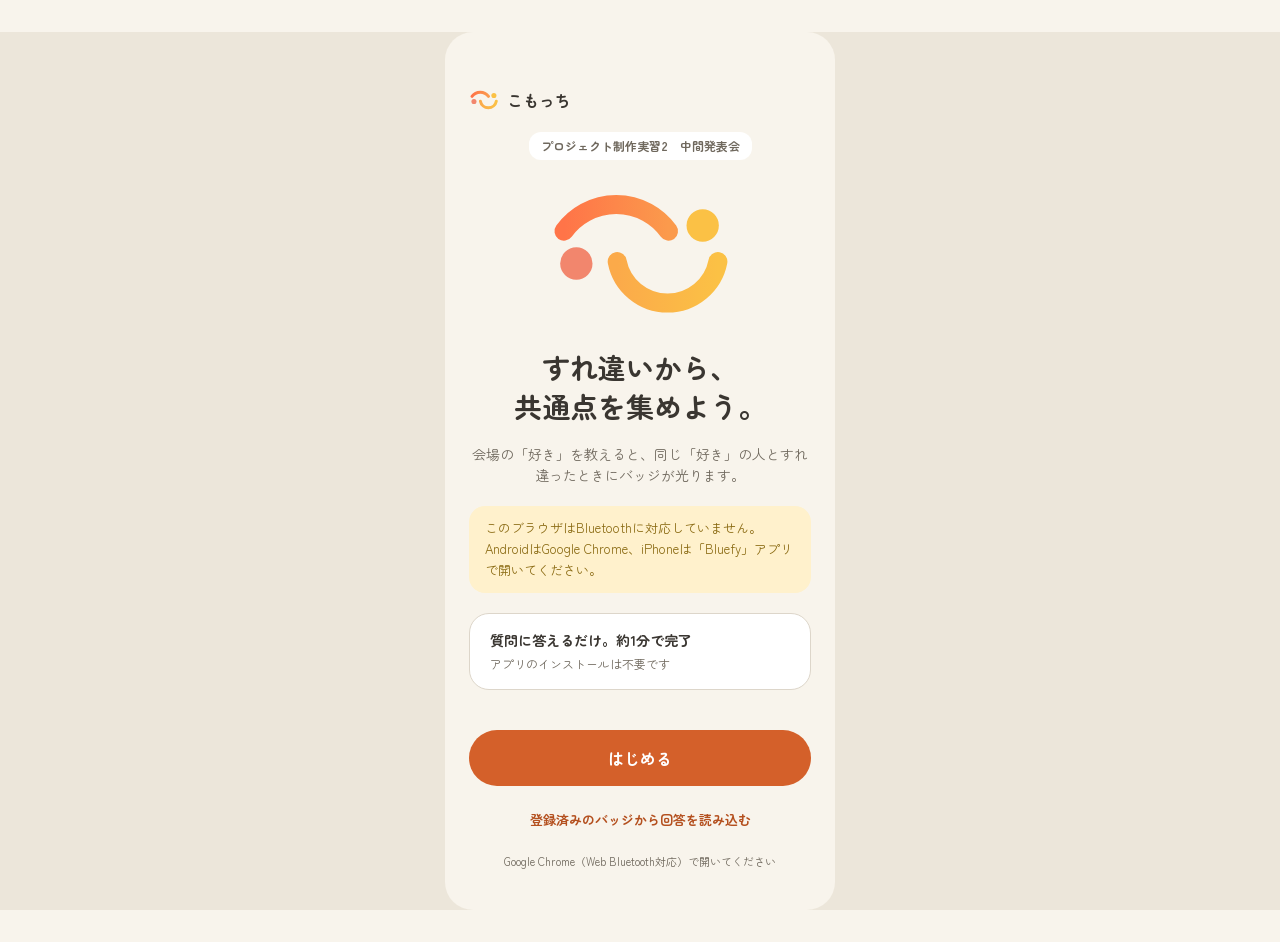
<file: index.html>
<!doctype html>
<html lang="ja">
<head>
<meta charset="utf-8">
<meta name="viewport" content="width=device-width, initial-scale=1, viewport-fit=cover">
<meta name="theme-color" content="#f8f4ec">
<title>こもっち</title>
<link rel="manifest" href="manifest.json">
<link rel="icon" href="icon.svg" type="image/svg+xml">
<link rel="preconnect" href="https://fonts.googleapis.com">
<link rel="preconnect" href="https://fonts.gstatic.com" crossorigin>
<link href="https://fonts.googleapis.com/css2?family=Zen+Maru+Gothic:wght@400;700&display=swap" rel="stylesheet">
<link rel="stylesheet" href="theme.css">
<style>
  /* 画面: Figmaの 390×844 フレーム（上56 / 左右24 / 下40、要素間20） */
  .screen {
    min-height: 100dvh; max-width: 430px; margin: 0 auto;
    display: flex; flex-direction: column; gap: 20px;
    padding: max(56px, env(safe-area-inset-top)) 24px max(40px, env(safe-area-inset-bottom));
  }
  @media (min-width: 600px) {
    body { background: #ece6da; }
    .screen { min-height: 844px; max-width: 390px; margin: 32px auto; border-radius: 28px; background: var(--bg); }
  }
  .spacer { flex: 1 0 0; }
  .header { display: flex; align-items: center; justify-content: space-between; }
  .tag.white { background: var(--surface); color: var(--sub); align-self: center; }
  .tag.warn { background: var(--warn-bg); color: var(--warn-text); }

  .progress { display: flex; gap: 6px; }
  .progress span { flex: 1; height: 6px; border-radius: 3px; background: var(--track); }
  .progress span.on { background: var(--accent-grad); }

  .qtag { display: flex; align-items: center; justify-content: space-between; }
  .qnum { font-weight: 700; font-size: 13px; line-height: 1.5; color: var(--sub); }

  h1 { font-weight: 700; font-size: 26px; line-height: 1.4; }
  h1.s24 { font-size: 24px; }
  h1.s28 { font-size: 28px; text-align: center; }
  .lead { font-size: 14px; line-height: 1.5; color: var(--sub); }
  .lead.center { text-align: center; }
  .note { font-size: 12px; line-height: 1.5; color: var(--sub); }
  .note.right { text-align: right; }
  .note.center { text-align: center; }
  .fine { font-size: 11px; line-height: 1.5; color: var(--sub); text-align: center; }
  .label { font-weight: 700; font-size: 13px; line-height: 1.5; color: var(--sub); }

  .hero { flex: 1 0 0; display: flex; flex-direction: column; align-items: center; justify-content: center; gap: 18px; }
  .hero-logo { width: 190px; height: 152px; }
  .hero-badge { width: 176px; height: 176px; overflow: visible; }

  .info { display: flex; flex-direction: column; gap: 4px; }
  .info strong { font-size: 14px; line-height: 1.5; }
  .summary { display: flex; flex-direction: column; gap: 10px; }
  .summary .row { display: flex; justify-content: space-between; align-items: center; gap: 12px; }
  .summary .k { font-size: 13px; color: var(--sub); line-height: 1.5; }
  .summary .v { font-size: 14px; font-weight: 700; line-height: 1.5; text-align: right; }

  .input {
    display: block; width: 100%; background: var(--surface);
    border: 2px solid var(--border); border-radius: 16px; padding: 16px;
    font-weight: 700; font-size: 18px; line-height: 1.5; outline: none; caret-color: var(--primary);
  }
  .input:focus { border-color: var(--primary); }

  .chips { display: flex; flex-wrap: wrap; gap: 10px; }
  .chip {
    background: var(--surface); border: 1px solid var(--border); border-radius: 20px;
    padding: 10px 16px; font-size: 14px; line-height: 1.5; cursor: pointer; white-space: nowrap;
  }
  .chip.on { background: var(--primary); border-color: var(--primary); color: #fff; font-weight: 700; }
  .chip:disabled:not(.on) { opacity: .45; cursor: default; }

  .options { display: flex; flex-direction: column; gap: 12px; }
  .option {
    display: flex; align-items: center; gap: 12px; width: 100%; text-align: left;
    background: var(--surface); border: 1px solid var(--border); border-radius: 16px;
    padding: 14px 16px; font-size: 15px; line-height: 1.5; cursor: pointer;
  }
  .option .radio { flex: none; width: 22px; height: 22px; border-radius: 11px; border: 2px solid var(--radio); background: var(--surface); position: relative; }
  .option.on { background: var(--primary-tint); border: 2px solid var(--primary); padding: 13px 15px; font-weight: 700; }
  .option.on .radio { border: 0; background: var(--primary); }
  .option.on .radio::after { content: ""; position: absolute; inset: 7px; border-radius: 50%; background: #fff; }

  .visual { flex: 1 0 0; display: flex; align-items: center; justify-content: center; min-height: 240px; }
  .bt { width: 260px; height: 260px; max-width: 100%; position: relative; }
  .bt .rings { position: absolute; inset: 0; }
  .bt .ring { transform-origin: 130px 130px; }
  .bt .dev { position: absolute; left: 60px; top: 60px; width: 140px; height: 140px; }
  .busy .bt .ring { animation: pulse 1.6s ease-out infinite; }
  .busy .bt .ring.r2 { animation-delay: .5s; }
  @keyframes pulse { 0% { transform: scale(.85); opacity: 1; } 100% { transform: scale(1.06); opacity: .25; } }

  .steps { display: flex; flex-direction: column; gap: 12px; }
  .step { display: flex; align-items: center; gap: 12px; font-size: 14px; line-height: 1.5; }
  .step .n {
    flex: none; width: 24px; height: 24px; border-radius: 12px; background: var(--primary-soft); color: var(--primary-text);
    display: flex; align-items: center; justify-content: center; font-weight: 700; font-size: 12px;
  }
  .status { font-size: 13px; line-height: 1.5; text-align: center; color: var(--sub); min-height: 20px; }
  .status.err { color: var(--error); font-weight: 700; }
  @media (prefers-reduced-motion: reduce) { .busy .bt .ring { animation: none; } }
</style>
</head>
<body>
<main id="app" class="screen" aria-live="polite"></main>

<script src="komocchi.js"></script>
<script>
const app = document.getElementById('app');
const STORE = 'komocchi.v1';
const esc = K.esc;

let data = null, slots = [], configError = '';
let state = { nick: '', answers: {}, ver: 0 };
let screen = 'welcome';

function load() { try { const s = JSON.parse(localStorage.getItem(STORE)); if (s) state = s; } catch (e) {} }
function save() { try { localStorage.setItem(STORE, JSON.stringify(state)); } catch (e) {} }

// ---------- 共通パーツ ----------
const header = () => `<div class="header"><p class="brand">${K.logoSVG()}${esc(data.brand)}</p></div>`;
function progress(step) {
  const total = data.questions.length;
  return `<div class="progress" aria-label="${step} / ${total}">${Array.from({ length: total }, (_, i) => `<span class="${i < step ? 'on' : ''}"></span>`).join('')}</div>`;
}
function go(next) { screen = next; render(); window.scrollTo(0, 0); }
function setStatus(text, err) {
  const el = document.getElementById('status');
  if (el) { el.textContent = text; el.className = 'status' + (err ? ' err' : ''); }
}
const isAnswered = q => { const a = state.answers[q.id]; return Array.isArray(a) ? a.length > 0 : typeof a === 'number'; };

// ---------- 画面 ----------
const screens = {
  welcome() {
    let alert = '';
    if (configError) alert = `<div class="alert err">設定エラー: ${esc(configError)}</div>`;
    else if (!K.hasBluetooth()) alert = `<div class="alert">このブラウザはBluetoothに対応していません。AndroidはGoogle Chrome、iPhoneは「Bluefy」アプリで開いてください。</div>`;
    return `${header()}
      <div class="hero">
        <span class="tag white">${esc(data.event)}</span>
        ${K.logoSVG('hero-logo', data.brand)}
        <h1 class="s28">すれ違いから、<br>共通点を集めよう。</h1>
        <p class="lead center">会場の「好き」を教えると、同じ「好き」の人とすれ違ったときにバッジが光ります。</p>
      </div>
      ${alert}
      <div class="card info"><strong>質問に答えるだけ。約1分で完了</strong><p class="note">アプリのインストールは不要です</p></div>
      <p class="status" id="status" style="min-height:0"></p>
      <button class="btn" data-act="start" ${configError ? 'disabled' : ''}>はじめる</button>
      <button class="link" data-act="restore" ${configError ? 'disabled' : ''}>登録済みのバッジから回答を読み込む</button>
      <p class="fine">Google Chrome（Web Bluetooth対応）で開いてください</p>`;
  },

  q(idx) {
    const q = data.questions[idx];
    const ans = state.answers[q.id];
    const n = data.questions.length;
    let body, foot = '';
    if (q.type === 'multi') {
      const sel = Array.isArray(ans) ? ans : [];
      const max = q.max || q.choices.length;
      body = `<div class="chips" role="group">${q.choices.map((c, i) => {
        const on = sel.includes(i);
        return `<button class="chip ${on ? 'on' : ''}" data-act="pick" data-i="${i}" aria-pressed="${on}" ${!on && sel.length >= max ? 'disabled' : ''}>${esc(c.label)}</button>`;
      }).join('')}</div>`;
      foot = `<p class="note right">${sel.length} / ${max} 選択中</p>`;
    } else {
      body = `<div class="options" role="radiogroup">${q.choices.map((c, i) => {
        const on = ans === i;
        return `<button class="option ${on ? 'on' : ''}" role="radio" aria-checked="${on}" data-act="pick" data-i="${i}"><span class="radio"></span>${esc(c.label)}</button>`;
      }).join('')}</div>`;
    }
    return `${header()}${progress(idx + 1)}
      <div class="qtag"><span class="qnum">Q${idx + 1} / ${n}</span></div>
      <h1>${q.title.map(esc).join('<br>')}</h1>
      <p class="lead">${esc(q.hint)}</p>
      ${body}${foot}
      <div class="spacer"></div>
      <button class="btn" data-act="next" ${isAnswered(q) ? '' : 'disabled'}>次へ</button>
      <button class="link" data-act="skip">スキップ</button>`;
  },

  connect() {
    return `${header()}
      <h1 class="s24">バッジに送信しましょう</h1>
      <p class="lead">バッジの電源を入れて、スマホの近くに置いてください。</p>
      <div class="visual"><div class="bt">
        <svg class="rings" viewBox="0 0 260 260" aria-hidden="true">
          <circle class="ring r1" cx="130" cy="130" r="128" fill="none" stroke="#ecd9c8" stroke-width="2"/>
          <circle class="ring r2" cx="130" cy="130" r="101" fill="none" stroke="#f5b48c" stroke-width="2"/>
        </svg>
        ${K.badgeSVG(data.ring, null, 'dev')}
      </div></div>
      <div class="card steps">
        <div class="step"><span class="n">1</span>バッジの電源を入れる</div>
        <div class="step"><span class="n">2</span>下のボタンを押す</div>
        <div class="step"><span class="n">3</span>表示されたダイアログで「${esc(data.device.label)}」を選ぶ</div>
      </div>
      <p class="status" id="status"></p>
      <button class="btn" data-act="send" ${K.hasBluetooth() ? '' : 'disabled'}>バッジとペアリング</button>
      <button class="link" data-act="back">回答を見直す</button>`;
  },

  done() {
    const multi = data.questions.find(q => q.type === 'multi' && q.summary);
    const answered = data.questions.filter(isAnswered).length;
    const total = data.questions.length;
    const rows = [];
    if (multi) rows.push([multi.summary.label, `${(state.answers[multi.id] || []).length}${multi.summary.unit || ''}`]);
    rows.push(['回答', answered === total ? `${total}問すべて完了` : `${answered} / ${total}問`]);
    return `${header()}
      <div class="hero">
        ${K.badgeSVG(data.ring, K.previewFills(data, slots, state.answers), 'hero-badge')}
        <h1 class="s28">送信完了！</h1>
        <p class="lead center">あとは会場を歩くだけ。<br>同じ「好き」の人とすれ違うと、バッジが光ります。</p>
      </div>
      <div class="card summary">${rows.map(([k, v]) => `<div class="row"><span class="k">${esc(k)}</span><span class="v">${esc(v)}</span></div>`).join('')}</div>
      <div class="card summary">
        <div class="row"><span class="k">ふわっと光る</span><span class="v">近くに同じ「好き」の人がいます</span></div>
        <div class="row"><span class="k">色が点いた</span><span class="v">ボタンを短く押して合図。相手も押すとリングが回ります</span></div>
        <div class="row"><span class="k">今は話さない</span><span class="v">ボタンを1秒長押しでNG（もう一度でOK）</span></div>
      </div>
      <p class="note center">何が共通しているかは、話すまでのお楽しみ。</p>
      <button class="btn" data-act="close">閉じる</button>
      <button class="btn secondary" data-act="redo">回答をやり直す</button>`;
  },
};

function render() {
  app.classList.remove('busy');
  const m = /^q(\d+)$/.exec(screen);
  app.innerHTML = m ? screens.q(+m[1]) : screens[screen]();
}

// ---------- 操作 ----------
app.addEventListener('click', async e => {
  const t = e.target.closest('[data-act]');
  if (!t || t.disabled) return;
  const act = t.dataset.act;
  const m = /^q(\d+)$/.exec(screen);
  const idx = m ? +m[1] : -1;
  const q = idx >= 0 ? data.questions[idx] : null;

  if (act === 'start') go('q0');
  else if (act === 'pick') {
    const i = +t.dataset.i;
    if (q.type === 'multi') {
      const sel = Array.isArray(state.answers[q.id]) ? state.answers[q.id] : [];
      state.answers[q.id] = sel.includes(i) ? sel.filter(x => x !== i) : [...sel, i].slice(0, q.max || 99);
    } else state.answers[q.id] = i;
    save(); render();
  }
  else if (act === 'next' || act === 'skip') {
    if (act === 'skip') { delete state.answers[q.id]; save(); }
    go(idx + 1 < data.questions.length ? 'q' + (idx + 1) : 'connect');
  }
  else if (act === 'back') go('q0');
  else if (act === 'send') {
    t.disabled = true; app.classList.add('busy'); setStatus('バッジを探しています…');
    let badge = null;
    try {
      badge = await K.connectBadge(data);
      setStatus('送信中…');
      const res = await badge.send(K.encodeConfig(data, slots, state.answers));
      if (res !== 'OK') throw new Error('badge:' + res);
      badge.disconnect();
      go('done');
    } catch (err) {
      console.error(err); badge && badge.disconnect();
      app.classList.remove('busy'); t.disabled = false; setStatus(K.bleError(err), true);
    }
  }
  else if (act === 'restore') {
    if (!K.hasBluetooth()) { setStatus('このブラウザはBluetoothに対応していません', true); return; }
    setStatus('バッジを選んでください…');
    let badge = null;
    try {
      badge = await K.connectBadge(data);
      const answers = K.decodeAnswers(data, slots, await badge.readAnswers());
      badge.disconnect();
      if (!answers) throw new Error('badge:read');
      state.answers = answers; save(); go('q0');
    } catch (err) { console.error(err); badge && badge.disconnect(); setStatus(K.bleError(err), true); }
  }
  else if (act === 'close') go('welcome');
  else if (act === 'redo') go('q0');
});

// ---------- 起動 ----------
async function init() {
  load();
  try {
    const res = await fetch('questions.json', { cache: 'no-cache' });
    data = K.normalize(await res.json());
  } catch (e) {
    app.innerHTML = `<div class="alert err">質問データを読み込めませんでした。通信できる場所で一度ページを開いてください。</div>`;
    return;
  }
  if (state.ver !== data.version) { state.answers = {}; state.ver = data.version; save(); }
  const built = K.buildSlots(data);
  slots = built.slots; configError = built.error;
  document.title = data.brand;
  render();
  if ('serviceWorker' in navigator) navigator.serviceWorker.register('sw.js').catch(() => {});
}
init();
</script>
</body>
</html>
</file>
<file: theme.css>
/* こもっち 共通の見た目（ロゴの暖色に統一） */
:root {
  --bg: #f8f4ec;
  --surface: #ffffff;
  --text: #3a3631;
  --sub: #6f685d;
  --primary: #d4602a;        /* ボタン（白文字が読める濃さのオレンジ） */
  --primary-text: #b4501f;   /* 文字リンク・タグ文字 */
  --primary-soft: #fde8db;   /* タグ背景 */
  --primary-tint: #fff3ea;   /* 選択中の選択肢 */
  --accent-grad: linear-gradient(90deg, #ff7448, #fbc145);
  --border: #ddd6ca;
  --track: #e8e1d4;
  --radio: #c9c1b3;
  --warn-bg: #fff1cc;
  --warn-text: #8a6a12;
  --error: #c2412d;
}
* { box-sizing: border-box; margin: 0; padding: 0; }
html, body { background: var(--bg); color: var(--text); }
body {
  font-family: "Zen Maru Gothic", "Hiragino Maru Gothic ProN", "Hiragino Sans", sans-serif;
  -webkit-font-smoothing: antialiased;
  -webkit-tap-highlight-color: transparent;
}
button, input, select, textarea { font: inherit; color: inherit; }

.brand { display: flex; align-items: center; gap: 8px; font-weight: 700; font-size: 16px; line-height: 1.5; }
.brand svg { width: 30px; height: 24px; }

.tag {
  display: inline-flex; align-self: flex-start; align-items: center;
  padding: 5px 12px; border-radius: 12px;
  background: var(--primary-soft); color: var(--primary-text);
  font-weight: 700; font-size: 12px; line-height: 1.5; white-space: nowrap;
}

.btn {
  width: 100%; border: 0; border-radius: 28px; padding: 16px 24px;
  background: var(--primary); color: #fff; font-weight: 700; font-size: 16px; line-height: 1.5;
  cursor: pointer; transition: opacity .15s, transform .1s;
}
.btn:active { transform: scale(.98); }
.btn:disabled { opacity: .4; cursor: default; transform: none; }
.btn.secondary { background: var(--surface); color: var(--primary-text); border: 2px solid var(--primary); padding: 14px 24px; }
.link {
  background: none; border: 0; width: 100%; text-align: center; cursor: pointer;
  color: var(--primary-text); font-weight: 700; font-size: 13px; line-height: 1.5; padding: 4px 0;
}
.card { background: var(--surface); border: 1px solid var(--border); border-radius: 20px; padding: 16px 20px; }
.alert { background: var(--warn-bg); color: var(--warn-text); border-radius: 16px; padding: 12px 16px; font-size: 13px; line-height: 1.6; }
.alert.err { background: #fde8e4; color: var(--error); }
</file>
